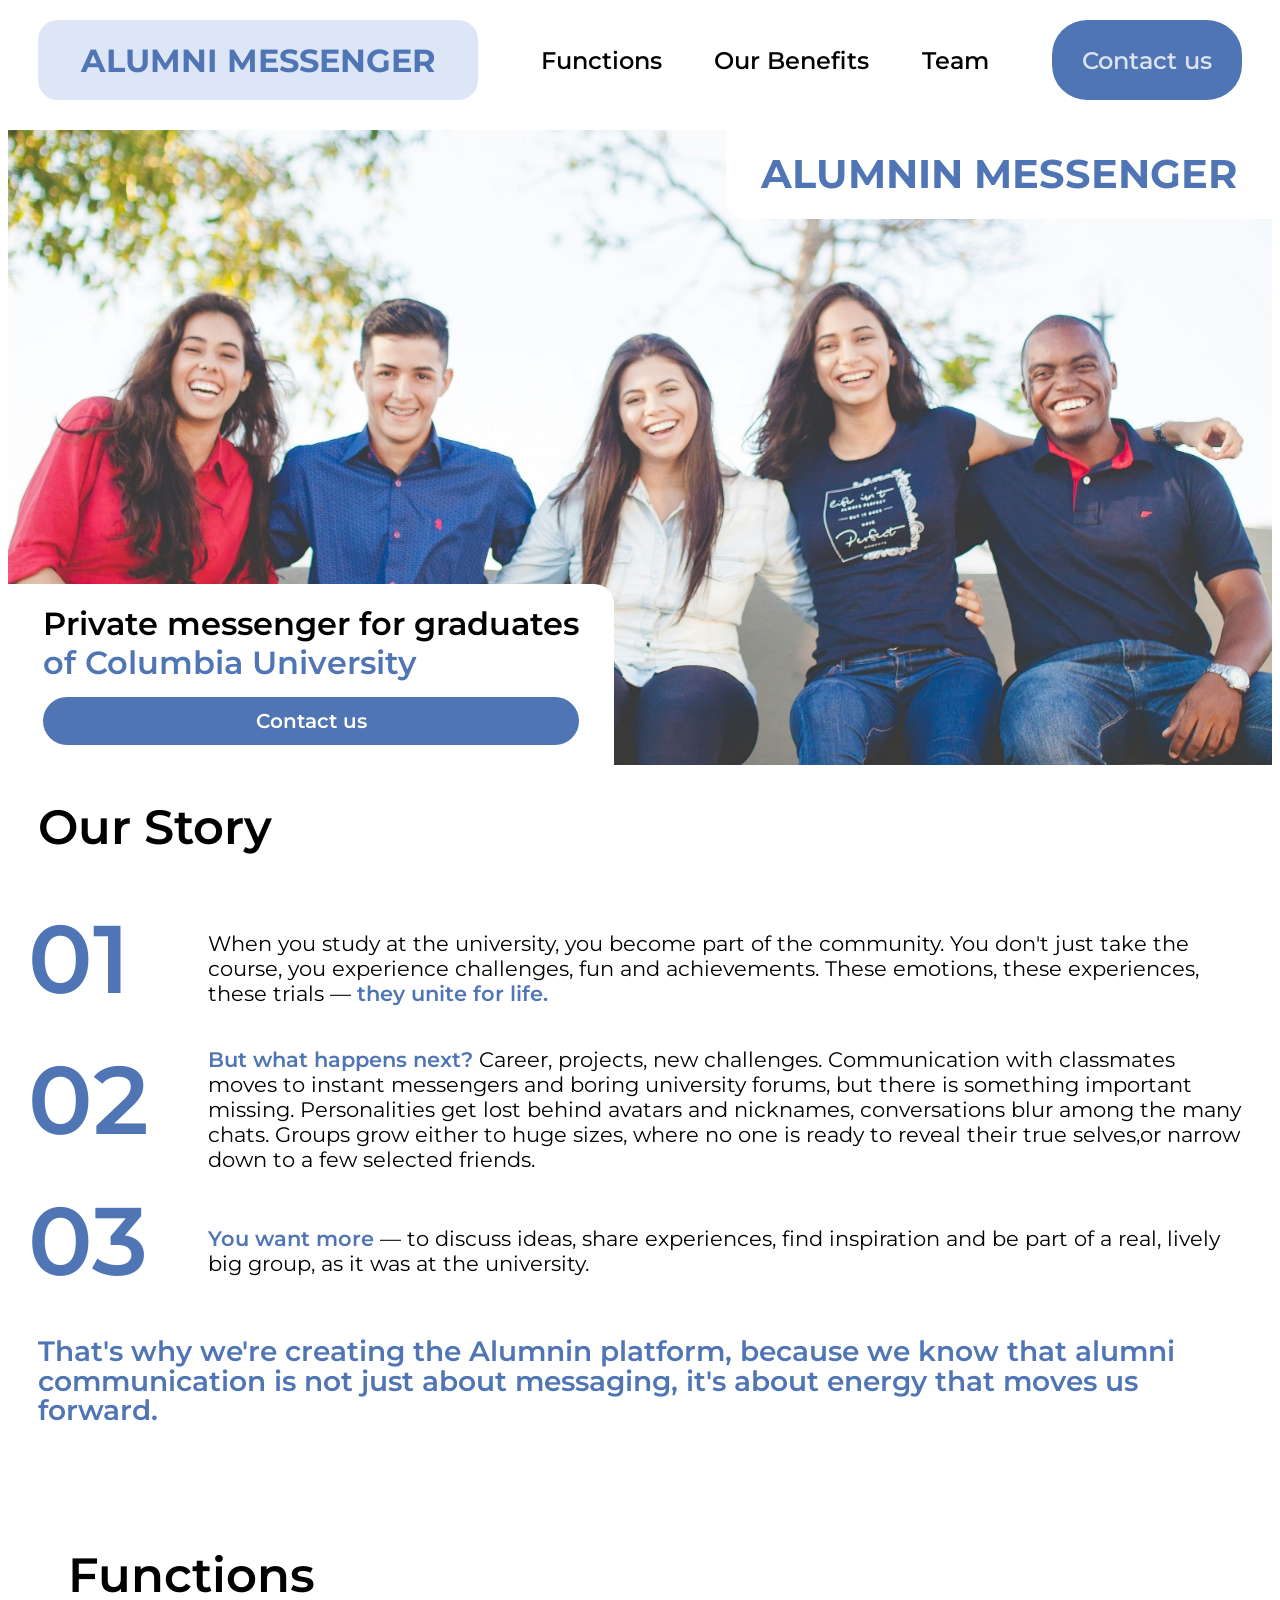
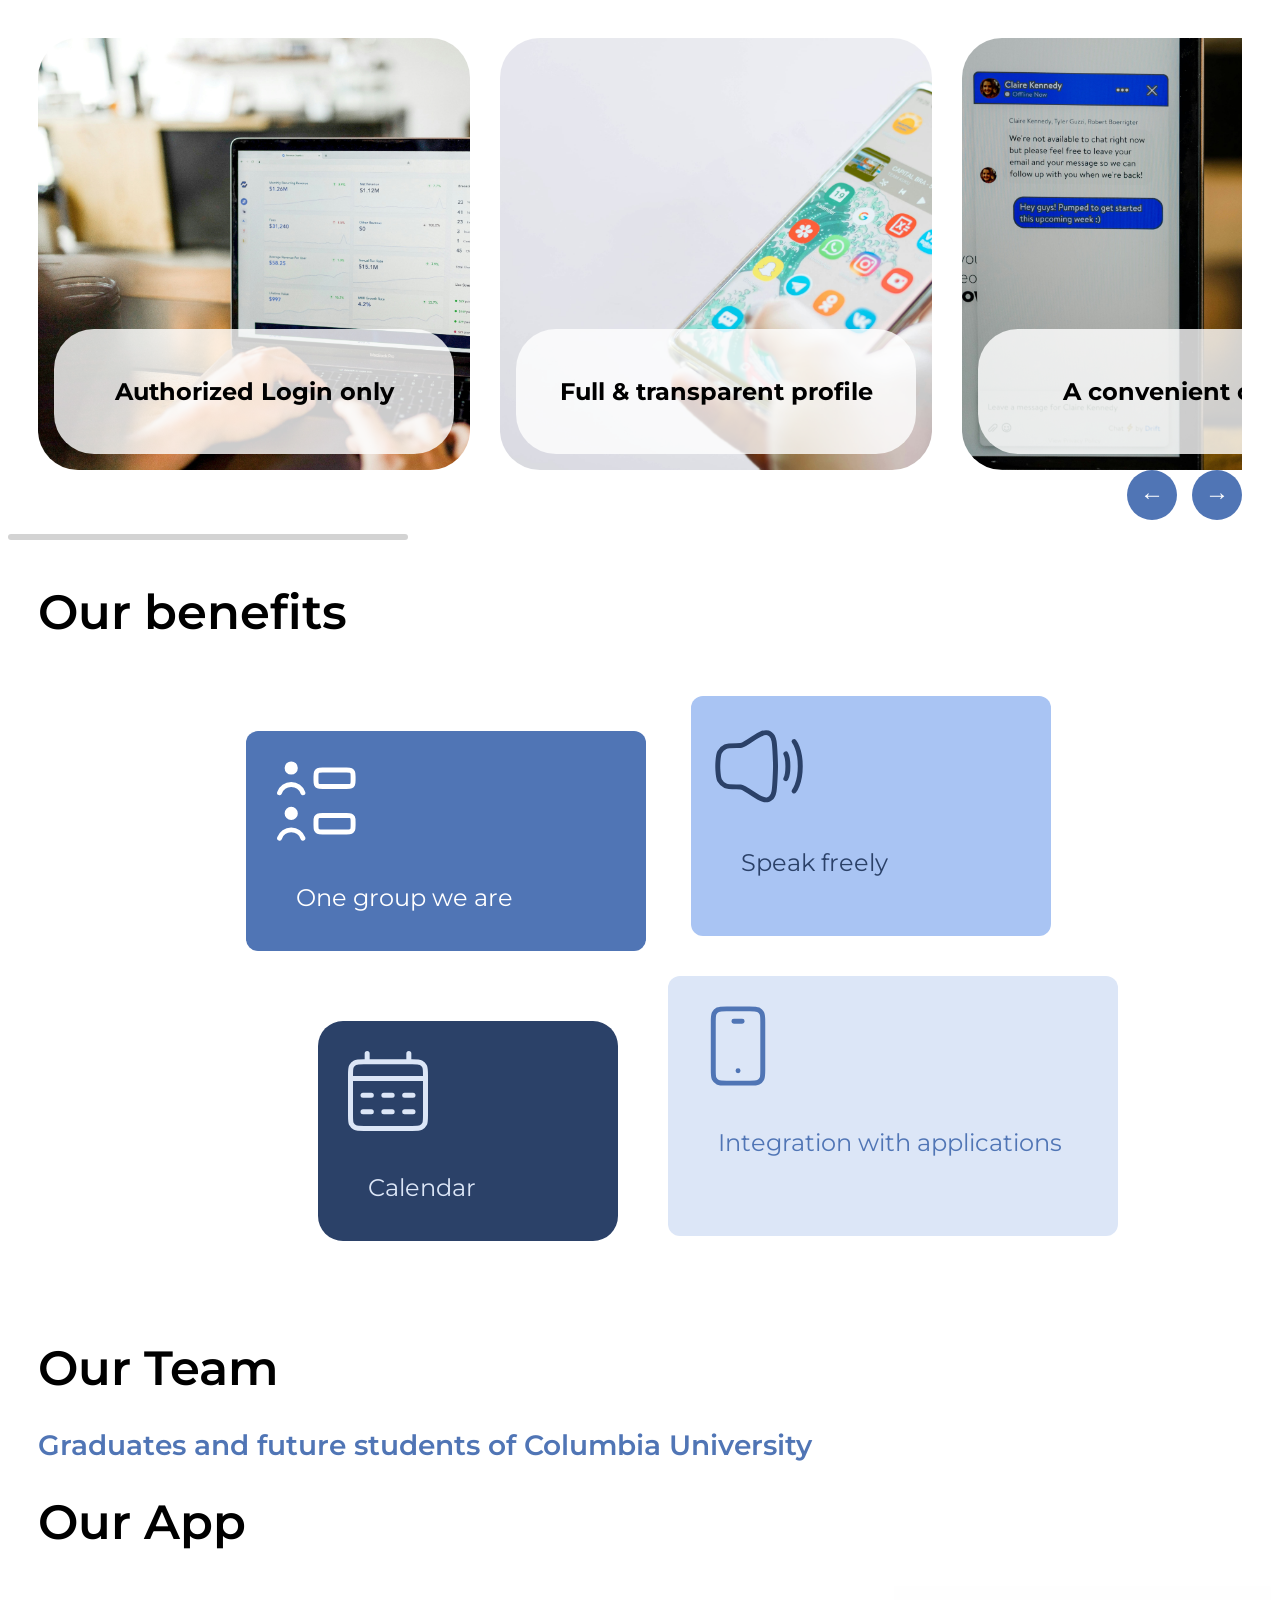
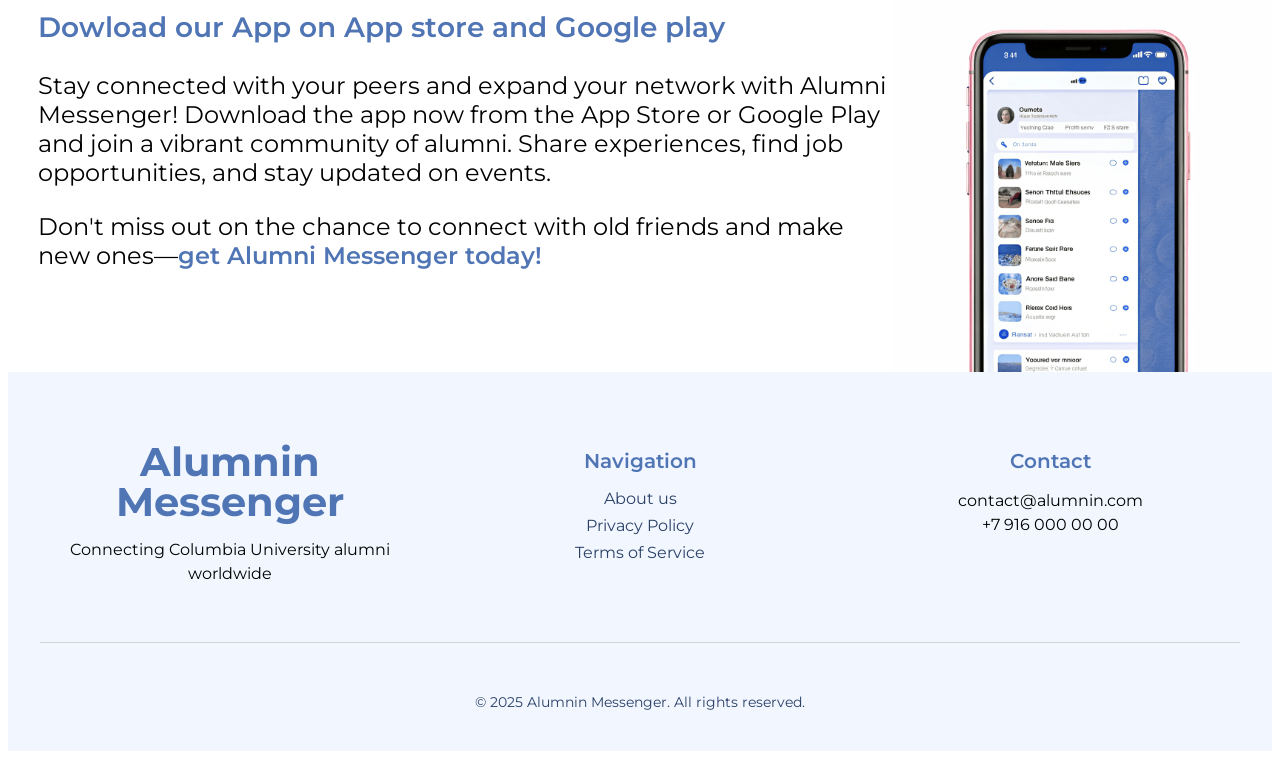
<file: index.html>
<!DOCTYPE html>
<html lang="en">

<head>
    <meta charset="UTF-8">
    <meta name="viewport" content="width=device-width, initial-scale=1.0">
    <link rel="stylesheet" href="index.css">
    <link rel="stylesheet" href="adaptives.css">
    <title>Alumnin</title>
</head>

<body>
    <header>

        <div id="name">ALUMNI MESSENGER</div>
        <div id="nav">
            <div data-section="functions">Functions</div>
            <div data-section="benefits">Our Benefits</div>
            <div data-section="team">Team</div>
        </div>
        <div id="contactButton">Contact us</div>

    </header>
    <main>

        <div id="greeting">
            <div class="corner-box top-left">
                ALUMNIN MESSENGER
            </div>
            <div class="corner-box bottom-right">
                <div class="bottom-text">Private messenger for graduates<br><span class="focus">of Columbia University</span></div>
                <div class="contact-button">Contact us</div>
            </div>
        </div>

        <div id="story">
            <p class="title">Our Story</p>
            <div class="storyElement">
                <div class="storyNumber">01</div>
                <div class="storyDesc">When you study at the university, you become part of the community. You don't just take the course, you experience challenges, fun and achievements. These emotions, these experiences, these trials — <span class="focus">they unite for life.</span> </div>
            </div>
            <div class="storyElement">
                <div class="storyNumber">02</div>
                <div class="storyDesc"><span class="focus">But what happens next?</span> Career, projects, new challenges. Communication with classmates moves to instant messengers and boring university forums, but there is something important missing. Personalities get lost
                    behind avatars and nicknames, conversations blur among the many chats. Groups grow either to huge sizes, where no one is ready to reveal their true selves,or narrow down to a few selected friends.  </div>
            </div>
            <div class="storyElement">
                <div class="storyNumber">03</div>
                <div class="storyDesc"><span class="focus">You want more</span> — to discuss ideas, share experiences, find inspiration and be part of a real, lively big group, as it was at the university. </div>
            </div>
            <p class='blue'>That's why we're creating the Alumnin platform, because we know that alumni communication is not just about messaging, it's about energy that moves us forward.</p>
        </div>
        <div id="functions">
            <p class="title">Functions</p>
            <div class="slider-container">
                <div class="slider">
                    <div class="slide img1">

                        <div class="expansionPanel">
                            <h3>Authorized Login only</h3>
                            <p>
                                Even if you download the app, access to specific alumni groups and communities can only be authorized by the presidents of the respective clubs and trusted community members. You may have to show your diploma if no one remembered you in class, or come
                                to a face-to-face event.
                            </p>
                            <!-- <button class="more-btn">More <span class="arrow">→</span></button> -->
                        </div>

                    </div>
                    <div class="slide img2">

                        <div class="expansionPanel">
                            <h3>Full & transparent profile</h3>
                            <p>
                                We have no secrets in the group. Unlike all anonymous messengers, after an authorized login to the group, each participant sees information about other participants, like a resume, only cooler. Even if he doesn't know them personally. This will help you
                                find common topics faster and build more meaningful communication.
                            </p>
                            <!-- <button class="more-btn">More <span class="arrow">→</span></button> -->
                        </div>
                    </div>
                    <div class="slide img3">

                        <div class="expansionPanel">
                            <h3>A convenient chat</h3>
                            <p>
                                A convenient chat is everything you need to communicate. Intuitive chat where you can send messages, photos, documents, contacts and more. Everything is thought out here to make it convenient for you to share ideas, experiences and inspiration.
                            </p>
                            <!-- <button class="more-btn">More <span class="arrow">→</span></button> -->
                        </div>
                    </div>
                    <div class="slide img4">

                        <div class="expansionPanel">
                            <h3>Interest groups – Communities
                            </h3>
                            <p>
                                Communicate in the core group of graduates or create thematic groups to share knowledge, discuss ideas, or just chat with like-minded people. Create unique communities that are right for you.
                            </p>
                            <!-- <button class="more-btn">More <span class="arrow">→</span></button> -->
                        </div>
                    </div>


                </div>

                <div class="scroll-indicator">
                    <div class="scroll-progress"></div>
                </div>

                <div class="slider-nav">
                    <button class="nav-arrow prev">←</button>
                    <button class="nav-arrow next">→</button>
                </div>

            </div>
        </div>
        <div id="benefits">
            <p class="title">Our benefits</p>
            <div class="superblock">
                <div id="benefitsBlock">
                    <div class="benefit benefit1">
                        <img src="./img/icon1.svg">
                        <p>One group we are</p>
                        <p class="description">
                            With end-to-end encryption, your personal messages are secured. Only you and the persons you're talking to can read or listen to them, and nobody in between, not even us.

                        </p>
                    </div>
                    <div class="benefit benefit2">
                        <img src="./img/icon2.svg">
                        <p>Speak freely</p>
                        <p class="description">
                            Talk and share in groups. Groups managed by alumni presidents & trusted community members to ensure interesting conversations, news, projects, and also mitigation of conflicts and obstructive behaviors to make it safe place to share.

                        </p>
                    </div>
                    <div class="benefit benefit3">
                        <img src="./img/icon3.svg">
                        <p>Calendar</p>
                        <p class="description">
                            Organize meetings and events for your community, as well as participate in global university events: choose a date, time, and location. All the members of the group will see it in the calendar and will be able to join in to make your communication even
                            more lively and intense.


                        </p>
                    </div>
                    <div class="benefit benefit4">
                        <img src="./img/icon4.svg">
                        <p>Integration with applications</p>
                        <p class="description">
                            Share information from different applications, no restrictions, save your favorite articles and documents, maintain your library and share knowledge.


                        </p>
                    </div>
                </div>
            </div>




        </div>
        <div id="team">
            <p class="title">Our Team</p>
            <p class='blue'>Graduates and future students of Columbia University</p>
        </div>
        <div id='app'>
            <p class="title">Our App</p>
            <div id='appBlock'>
                <div id="'appDesc">
                    <p class='blue'>Dowload our App on App store and Google play</p>
                    <p>Stay connected with your peers and expand your network with Alumni Messenger! Download the app now from the App Store or Google Play and join a vibrant community of alumni. Share experiences, find job opportunities, and stay updated
                        on events.
                    </p>
                    <p>Don't miss out on the chance to connect with old friends and make new ones—<span class='focus'>get Alumni Messenger today!</span></p>
                </div>
                <img src="img/app.png" alt="app" id="appImg">

            </div>
        </div>
        <div id="form">
            <p id="titleForm">Contact us</p>
            <div id="formFlexBox">
                <div class="form-container">
                    <form class="contact-form">
                        <input type="text" class="form-input" placeholder="Name">
                        <input type="email" class="form-input" placeholder="Email">
                        <input id="commentInput" type="text" class="form-input" placeholder="Comment">
                        <button type="submit" class="submit-btn">CONTACT US</button>
                    </form>
                </div>
                <div id="formImage">

                </div>
            </div>

        </div>
    </main>
    <footer>
        <div class="footer-content">
            <div class="footer-section">
                <h4>Alumnin Messenger</h4>
                <p>Connecting Columbia University alumni worldwide</p>
            </div>

            <div class="footer-section">
                <h4>Navigation</h4>
                <ul>
                    <li><a href="#">About us</a></li>
                    <li><a href="#">Privacy Policy</a></li>
                    <li><a href="#">Terms of Service</a></li>
                </ul>
            </div>

            <div class="footer-section">
                <h4>Contact</h4>
                <p>contact@alumnin.com<br>+7 916 000 00 00</p>
            </div>


        </div>
        <div class="copyright">
            © 2025 Alumnin Messenger. All rights reserved.
        </div>
    </footer>
    <div class="mobile-menu">
        <div class="burger">☰</div>
        <div class="mobile-nav">
            <div data-section="functions">Functions</div>
            <div data-section="benefits">Our Benefits</div>
            <div data-section="team">Team</div>
        </div>
    </div>
    <script src="index.js"></script>
</body>

</html>
</file>
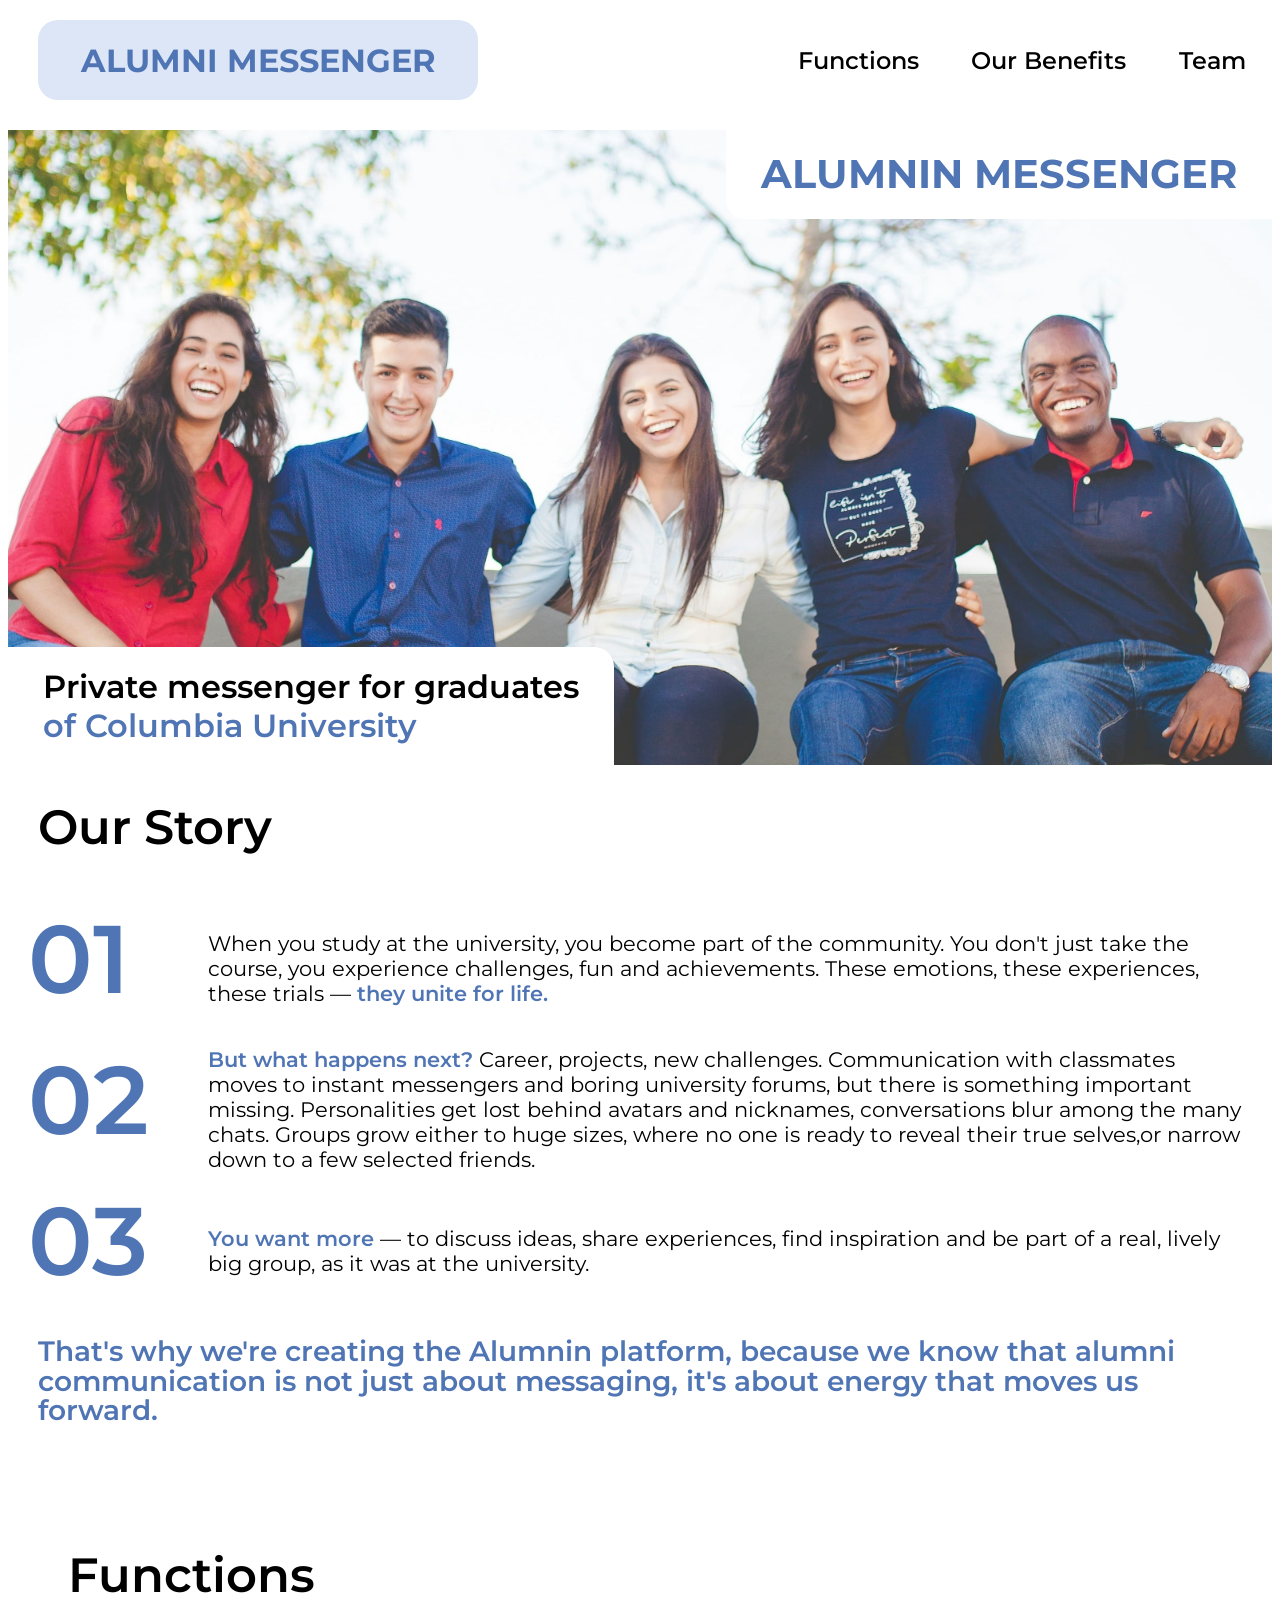
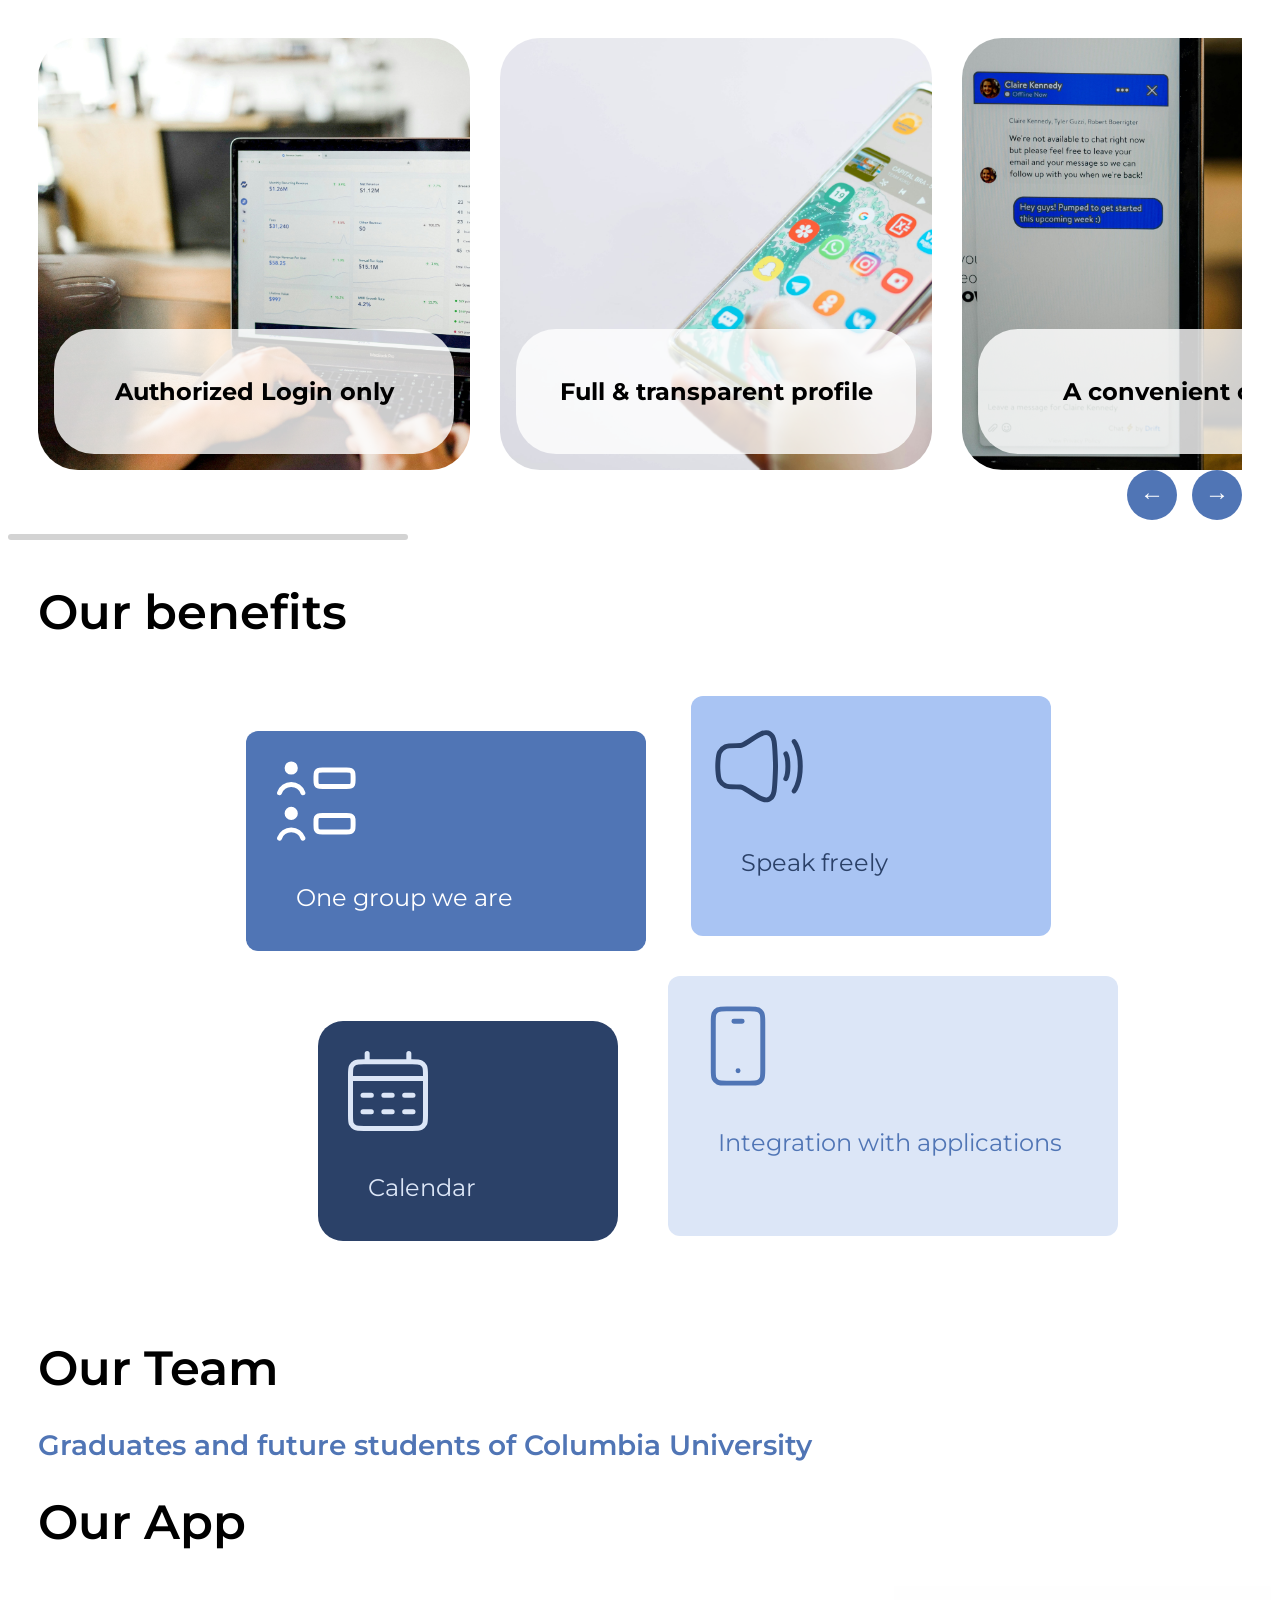
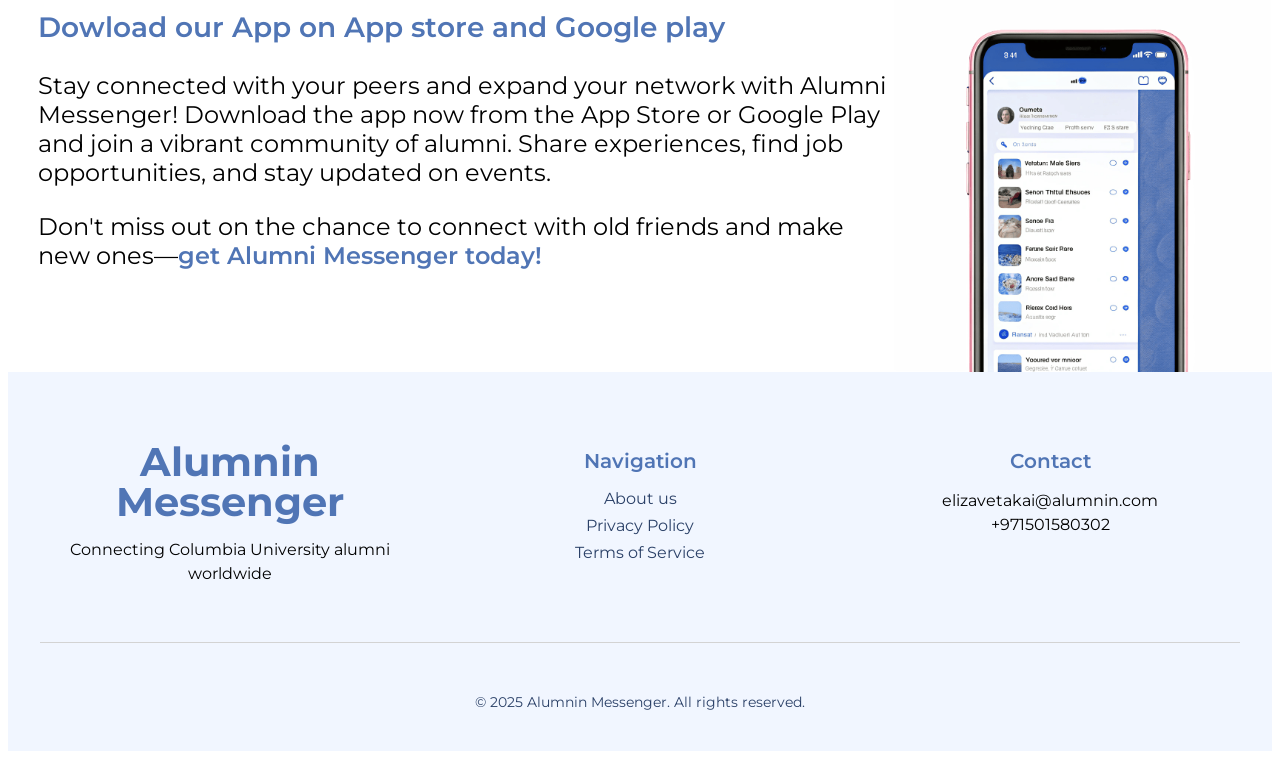
<file: public/index.html>
<!DOCTYPE html>
<html lang="en">

<head>
    <meta charset="UTF-8">
    <meta name="viewport" content="width=device-width, initial-scale=1.0">
    <link rel="stylesheet" href="index.css">
    <link rel="stylesheet" href="adaptives.css">
    <title>Alumnin</title>
</head>

<body>
    <header>

        <div id="name">ALUMNI MESSENGER</div>
        <div id="nav">
            <div data-section="functions">Functions</div>
            <div data-section="benefits">Our Benefits</div>
            <div data-section="team">Team</div>
        </div>
        <div id="contactButton">Contact us</div>

    </header>
    <main>

        <div id="greeting">
            <div class="corner-box top-left">
                ALUMNIN MESSENGER
            </div>
            <div class="corner-box bottom-right">
                <div class="bottom-text">Private messenger for graduates<br><span class="focus">of Columbia University</span></div>
                <div class="contact-button">Contact us</div>
            </div>
        </div>

        <div id="story">
            <p class="title">Our Story</p>
            <div class="storyElement">
                <div class="storyNumber">01</div>
                <div class="storyDesc">When you study at the university, you become part of the community. You don't just take the course, you experience challenges, fun and achievements. These emotions, these experiences, these trials — <span class="focus">they unite for life.</span> </div>
            </div>
            <div class="storyElement">
                <div class="storyNumber">02</div>
                <div class="storyDesc"><span class="focus">But what happens next?</span> Career, projects, new challenges. Communication with classmates moves to instant messengers and boring university forums, but there is something important missing. Personalities get lost
                    behind avatars and nicknames, conversations blur among the many chats. Groups grow either to huge sizes, where no one is ready to reveal their true selves,or narrow down to a few selected friends.  </div>
            </div>
            <div class="storyElement">
                <div class="storyNumber">03</div>
                <div class="storyDesc"><span class="focus">You want more</span> — to discuss ideas, share experiences, find inspiration and be part of a real, lively big group, as it was at the university. </div>
            </div>
            <p class='blue'>That's why we're creating the Alumnin platform, because we know that alumni communication is not just about messaging, it's about energy that moves us forward.</p>
        </div>
        <div id="functions">
            <p class="title">Functions</p>
            <div class="slider-container">
                <div class="slider">
                    <div class="slide img1">

                        <div class="expansionPanel">
                            <h3>Authorized Login only</h3>
                            <p>
                                Even if you download the app, access to specific alumni groups and communities can only be authorized by the presidents of the respective clubs and trusted community members. You may have to show your diploma if no one remembered you in class, or come
                                to a face-to-face event.
                            </p>
                            <!-- <button class="more-btn">More <span class="arrow">→</span></button> -->
                        </div>

                    </div>
                    <div class="slide img2">

                        <div class="expansionPanel">
                            <h3>Full & transparent profile</h3>
                            <p>
                                We have no secrets in the group. Unlike all anonymous messengers, after an authorized login to the group, each participant sees information about other participants, like a resume, only cooler. Even if he doesn't know them personally. This will help you
                                find common topics faster and build more meaningful communication.
                            </p>
                            <!-- <button class="more-btn">More <span class="arrow">→</span></button> -->
                        </div>
                    </div>
                    <div class="slide img3">

                        <div class="expansionPanel">
                            <h3>A convenient chat</h3>
                            <p>
                                A convenient chat is everything you need to communicate. Intuitive chat where you can send messages, photos, documents, contacts and more. Everything is thought out here to make it convenient for you to share ideas, experiences and inspiration.
                            </p>
                            <!-- <button class="more-btn">More <span class="arrow">→</span></button> -->
                        </div>
                    </div>
                    <div class="slide img4">

                        <div class="expansionPanel">
                            <h3>Interest groups – Communities
                            </h3>
                            <p>
                                Communicate in the core group of graduates or create thematic groups to share knowledge, discuss ideas, or just chat with like-minded people. Create unique communities that are right for you.
                            </p>
                            <!-- <button class="more-btn">More <span class="arrow">→</span></button> -->
                        </div>
                    </div>


                </div>

                <div class="scroll-indicator">
                    <div class="scroll-progress"></div>
                </div>

                <div class="slider-nav">
                    <button class="nav-arrow prev">←</button>
                    <button class="nav-arrow next">→</button>
                </div>

            </div>
        </div>
        <div id="benefits">
            <p class="title">Our benefits</p>
            <div class="superblock">
                <div id="benefitsBlock">
                    <div class="benefit benefit1">
                        <img src="./img/icon1.svg">
                        <p>One group we are</p>
                        <p class="description">
                            With end-to-end encryption, your personal messages are secured. Only you and the persons you're talking to can read or listen to them, and nobody in between, not even us.

                        </p>
                    </div>
                    <div class="benefit benefit2">
                        <img src="./img/icon2.svg">
                        <p>Speak freely</p>
                        <p class="description">
                            Talk and share in groups. Groups managed by alumni presidents & trusted community members to ensure interesting conversations, news, projects, and also mitigation of conflicts and obstructive behaviors to make it safe place to share.

                        </p>
                    </div>
                    <div class="benefit benefit3">
                        <img src="./img/icon3.svg">
                        <p>Calendar</p>
                        <p class="description">
                            Organize meetings and events for your community, as well as participate in global university events: choose a date, time, and location. All the members of the group will see it in the calendar and will be able to join in to make your communication even
                            more lively and intense.


                        </p>
                    </div>
                    <div class="benefit benefit4">
                        <img src="./img/icon4.svg">
                        <p>Integration with applications</p>
                        <p class="description">
                            Share information from different applications, no restrictions, save your favorite articles and documents, maintain your library and share knowledge.


                        </p>
                    </div>
                </div>
            </div>




        </div>
        <div id="team">
            <p class="title">Our Team</p>
            <p class='blue'>Graduates and future students of Columbia University</p>
        </div>
        <div id='app'>
            <p class="title">Our App</p>
            <div id='appBlock'>
                <div id="'appDesc">
                    <p class='blue'>Dowload our App on App store and Google play</p>
                    <p>Stay connected with your peers and expand your network with Alumni Messenger! Download the app now from the App Store or Google Play and join a vibrant community of alumni. Share experiences, find job opportunities, and stay updated
                        on events.
                    </p>
                    <p>Don't miss out on the chance to connect with old friends and make new ones—<span class='focus'>get Alumni Messenger today!</span></p>
                </div>
                <img src="img/app.png" alt="app" id="appImg">

            </div>
        </div>
        <div id="form">
            <p id="titleForm">Contact us</p>
            <div id="formFlexBox">
                <div class="form-container">
                    <form class="contact-form">
                        <input type="text" class="form-input" placeholder="Name">
                        <input type="email" class="form-input" placeholder="Email">
                        <input id="commentInput" type="text" class="form-input" placeholder="Comment">
                        <button type="submit" class="submit-btn">CONTACT US</button>
                    </form>
                </div>
                <div id="formImage">

                </div>
            </div>

        </div>
    </main>
    <footer>
        <div class="footer-content">
            <div class="footer-section">
                <h4>Alumnin Messenger</h4>
                <p>Connecting Columbia University alumni worldwide</p>
            </div>

            <div class="footer-section">
                <h4>Navigation</h4>
                <ul>
                    <li><a href="#">About us</a></li>
                    <li><a href="#">Privacy Policy</a></li>
                    <li><a href="#">Terms of Service</a></li>
                </ul>
            </div>

            <div class="footer-section">
                <h4>Contact</h4>
                <p>elizavetakai@alumnin.com<br>+971501580302</p>
            </div>


        </div>
        <div class="copyright">
            © 2025 Alumnin Messenger. All rights reserved.
        </div>
    </footer>
    <div class="mobile-menu">
        <div class="burger">☰</div>
        <div class="mobile-nav">
            <div data-section="functions">Functions</div>
            <div data-section="benefits">Our Benefits</div>
            <div data-section="team">Team</div>
        </div>
    </div>
    <script src="index.js"></script>
</body>

</html>
</file>
<file: index.css>
/* @font-face {
    font-family: "Montserrat";
    src: local("Montserrat"),
} */
    
    @import url('https://fonts.googleapis.com/css2?family=Montserrat:ital,wght@0,100..900;1,100..900&display=swap');
    #form {
        display: none;
    }
    
    header {
        margin-top: 20px;
        height: 80px;
        display: flex;
        flex-direction: row;
        justify-content: space-between;
        align-items: center;
    }
    
    p {
        font-family: "Montserrat";
        font-weight: 400;
        font-size: 24px;
        line-height: 29.26px;
        margin-left: 30px
    }
    
    #name {
        display: flex;
        justify-content: center;
        align-items: center;
        padding-right: 20px;
        padding-left: 20px;
        margin-left: 30px;
        align-self: stretch;
        width: 400px;
        background-color: #DCE6F7;
        color: #5075B5;
        font-family: "Montserrat";
        font-size: 32px;
        font-weight: 700;
        border-radius: 20px;
    }
    
    #nav {
        width: 500px;
        display: flex;
        flex-direction: row;
        justify-content: space-around;
        align-items: center;
    }
    
    #nav div {
        font-family: "Montserrat";
        font-size: 24px;
        font-weight: 550;
    }
    
    #contactButton {
        /* display: none !important; */
        display: flex;
        justify-content: center;
        align-items: center;
        background-color: #5075B5;
        color: #DCE3F0;
        padding-right: 20px;
        padding-left: 20px;
        align-self: stretch;
        width: 150px;
        border-radius: 35px;
        font-family: "Montserrat";
        font-size: 24px;
        font-weight: 550;
        margin-right: 30px;
    }
    
    #story {
        display: flex;
        flex-direction: column;
        justify-content: flex-start;
        align-items: flex-start;
    }
    
    .title {
        font-family: "Montserrat";
        font-size: 48px;
        font-weight: 600;
        margin-left: 30px;
    }
    
    .storyElement {
        display: flex;
        flex-direction: row;
        align-items: center;
        margin-left: 10px;
    }
    
    .storyNumber {
        padding: 10px;
        font-family: "Montserrat";
        font-size: 96px;
        font-weight: 600;
        color: #5075B5;
        display: flex;
        justify-content: flex-start;
        align-items: center;
        min-width: 140px;
    }
    
    .storyDesc {
        flex-grow: 1;
        font-family: "Montserrat";
        font-size: 21px;
        font-weight: 400;
        margin-left: 30px;
        margin-right: 30px;
        margin-top: 20px;
    }
    
    .focus {
        font-weight: 600;
        color: #5075B5;
    }
    
    .blue {
        font-weight: 600;
        font-family: "Montserrat";
        font-size: 28px;
        color: #5075B5;
        margin-right: 30px;
        margin-left: 30px;
    }
    
    #greeting {
        margin-top: 30px;
        height: 635px;
        background-image: url("./img/main.jpeg");
        background-size: cover;
        background-repeat: no-repeat;
        background-position: center;
    }
    
    #greeting {
        position: relative;
        /* Для абсолютного позиционирования дочерних элементов */
    }
    
    .corner-box {
        position: absolute;
        background: white;
        border-radius: 20px;
        padding: 15px 25px;
        font-family: "Montserrat";
        display: flex;
        align-items: center;
    }
    
    .top-left {
        top: 0;
        right: 0;
        /* Перемещаем в правый верхний угол */
        left: auto;
        /* Отключаем левое позиционирование */
        font-size: 24px;
        font-weight: 600;
        color: #5075B5;
        border-radius: 0 0 0 20px;
        /* Закругляем только левый нижний угол */
        font-family: "Montserrat";
        font-weight: 700;
        font-size: 40px;
        line-height: 48.76px;
        letter-spacing: 0%;
    }
    
    .bottom-right {
        bottom: 0;
        left: 0;
        /* Перемещаем в левый нижний угол */
        right: auto;
        /* Отключаем правое позиционирование */
        flex-direction: column;
        gap: 15px;
        align-items: flex-start;
        border-radius: 0 20px 0 0;
        /* Закругляем только правый верхний угол */
    }
    
    .bottom-text {
        font-family: "Montserrat";
        font-weight: 600;
        font-size: 32px;
        line-height: 39.01px;
        letter-spacing: 0%;
    }
    
    .contact-button {
        background: #5075B5;
        color: white;
        padding: 12px 35px;
        border-radius: 30px;
        font-weight: 600;
        font-size: 16px;
        align-self: stretch;
        /* width: 547; */
        height: 64;
        gap: 20px;
        text-align: center;
        font-family: "Montserrat";
        font-weight: 600;
        font-size: 20px;
        line-height: 24.38px;
        letter-spacing: 0%;
    }
    
    .corner-box {
        padding: 20px 35px;
        /* Увеличиваем внутренние отступы */
        /* box-shadow: 0 0 15px rgba(0, 0, 0, 0.1); */
        /* Добавляем тень для лучшей видимости */
    }
    
    #functions {
        position: relative;
        padding: 60px 30px;
    }
    
    .slider {
        display: flex;
        gap: 30px;
        /* scroll-snap-type: x mandatory; */
        overflow-x: auto;
        padding-bottom: 20px;
        scroll-behavior: smooth;
    }
    
    .slide {
        background-size: cover;
        min-width: 400px;
        height: 400px;
        border-radius: 40px;
        padding: 16px;
        display: flex;
        flex-direction: column;
        justify-content: flex-end;
    }
    
    .img1 {
        background-image: url('./img/function1.jpeg');
    }
    
    .img2 {
        background-image: url('./img/function2.jpeg');
    }
    
    .img3 {
        background-image: url('/img/function3.jpeg');
    }
    
    .img4 {
        background-image: url('./img/function4.jpeg');
    }
    
    .slider-nav {
        position: absolute;
        bottom: 30px;
        right: 30px;
        display: flex;
        gap: 15px;
    }
    
    .expansionPanel {
        /* width: 368px;
    height: 141px; */
        gap: 32px;
        border-radius: 40px;
        padding: 24px;
        background-color: rgba(255, 255, 255, 0.8);
        text-align: center;
    }
    
    .opened {
        height: 353px;
    }
    
    .expansionPanel h3 {
        font-family: "Montserrat";
        font-weight: 700;
        font-size: 24px;
        line-height: 29.26px;
        letter-spacing: 0%;
    }
    
    .expansionPanel p {
        display: none;
        font-family: "Montserrat";
        font-weight: 500;
        font-size: 16px;
        line-height: 19.5px;
        letter-spacing: 0%;
        margin-left: 0px;
        text-align: left;
    }
    
    .expansionPanel p.shown {
        display: block;
    }
    
    .nav-arrow {
        background: #5075B5;
        border: none;
        color: white;
        width: 50px;
        height: 50px;
        border-radius: 50%;
        font-size: 24px;
        cursor: pointer;
        transition: transform 0.3s ease;
    }
    
    .nav-arrow:hover {
        transform: scale(1.1);
    }
    
    .scroll-indicator {
        width: 400px;
        /* Фиксированная ширина */
        height: 6px;
        background-color: #D3D3D3;
        border-radius: 3px;
        position: absolute;
        bottom: 10px;
        left: 0;
        /* Прижимаем к левому краю */
        overflow: hidden;
    }
    
    .scroll-progress {
        height: 100%;
        width: 0%;
        background-color: #5075B5;
        border-radius: 3px;
        transition: width 0.3s ease;
    }
    
    #appBlock {
        display: flex;
        flex-direction: row;
        justify-content: space-between;
    }
    
    #appImg {
        white-space: nowrap;
        width: 379px;
        height: 387px;
    }
    
    .superblock {
        display: flex;
        align-items: center;
        justify-content: center;
        width: 100vw;
    }
    
    #benefitsBlock {
        display: flex;
        flex-wrap: wrap;
        gap: 30px;
        width: 1000px;
        justify-content: center;
        align-items: center;
    }
    
    .benefit {
        background-color: #5075B5;
        color: white;
        border-radius: 12px;
        width: 400px;
        padding: 20px;
        box-sizing: border-box;
        position: relative;
        font-family: "Montserrat";
        font-weight: 500;
        font-size: 32px;
        line-height: 39.01px;
        letter-spacing: 0%;
    }
    
    .benefit img {
        width: 100px;
        height: 100px;
    }
    
    .benefit1 {
        background: rgba(80, 117, 181, 1);
        color: rgba(255, 255, 255, 1);
    }
    
    .benefit2 {
        background: rgba(169, 196, 243, 1);
        color: rgba(43, 65, 104, 1);
    }
    
    .benefit3 {
        background: rgba(43, 65, 104, 1);
        color: rgba(220, 230, 247, 1);
    }
    
    .benefit4 {
        background: rgba(220, 230, 247, 1);
        color: rgba(80, 117, 181, 1);
    }
    /* .benefit h3 {
    margin: 0 0 10px;
    font-size: 20px;
    font-weight: 700;
}

.benefit p {
    font-size: 14px;
} */
    /* В раздел benefits добавить */
    /* Модифицируем существующие стили benefits */
    
    #benefitsBlock {
        position: relative;
        height: 550px;
        width: 1000px;
        /* Фиксированная высота контейнера */
        margin: 40px 0;
    }
    
    .description {
        display: none
    }
    
    .benefit1 {
        width: 400px;
        height: 220px
    }
    /* Benefit 2 - уже и выше + смещение вверх */
    
    .benefit2 {
        width: 360px;
        height: 240px;
        transform: translateY(-25px);
        margin-left: 15px;
    }
    /* Benefit 3 - квадрат + смещение вправо */
    
    .benefit3 {
        width: 300px;
        height: 220px;
        transform: translateX(60px);
        border-radius: 25px !important;
    }
    /* Benefit 4 - крупнее + смещение вверх-вправо */
    
    .benefit4 {
        width: 450px;
        height: 260px;
        transform: translate(80px, -25px);
        z-index: 2;
    }
    
    .benefit.active {
        transform: scale(1.5);
        z-index: 100;
        min-width: 400px;
    }
    
    .benefit.active img {
        display: none
    }
    
    .benefit.active p.description {
        display: block;
    }
    
    p.description {
        font-family: "Montserrat";
        font-weight: 500;
        font-size: 12px;
        line-height: 100%;
        letter-spacing: 0%;
    }
    /* Footer Styles */
    
    footer {
        background: rgba(241, 246, 255, 1);
        padding: 50px 30px 20px;
        /* margin-top: 80px; */
        font-family: "Montserrat";
    }
    
    .footer-content {
        max-width: 1200px;
        margin: 0 auto;
        display: grid;
        grid-template-columns: repeat(auto-fit, minmax(250px, 1fr));
        gap: 30px;
        padding-bottom: 40px;
        border-bottom: 1px solid #d3d3d3;
    }
    
    .footer-section {
        text-align: center;
    }
    
    .footer-section h4 {
        color: #5075B5;
        font-weight: 600;
        font-size: 20px;
        margin-bottom: 15px;
    }
    
    .footer-section p {
        font-size: 16px;
        line-height: 1.5;
        margin-left: 0;
    }
    
    .footer-section ul {
        list-style: none;
        padding: 0;
    }
    
    .footer-section ul li {
        margin-bottom: 8px;
    }
    
    .footer-section a {
        color: #2B4168;
        text-decoration: none;
        transition: color 0.3s ease;
    }
    
    .footer-section a:hover {
        color: #5075B5;
    }
    
    .copyright {
        text-align: center;
        padding: 20px 0;
        color: #2B4168;
        font-size: 14px;
        margin-top: 30px;
    }
    
    .footer-content :first-child h4 {
        font-family: "Montserrat";
        font-weight: 700;
        font-size: 40px;
        line-height: 100%;
        margin-top: 20px;
    }
    
    #form {
        margin-top: 20px;
        background-color: #2B4168;
        height: 613px;
        /* width: 100vw; */
        border-top-left-radius: 60px;
        border-top-right-radius: 60px;
        padding: 20px;
    }
    
    #titleForm {
        font-family: "Montserrat";
        font-weight: 600;
        font-size: 36px;
        line-height: 100%;
        letter-spacing: 0%;
        color: rgba(255, 255, 255, 1);
        margin-left: 50px;
        /* margin-top: 20px; */
    }
    
    .form-container {
        width: 597px;
        height: 409px;
        padding: 40px;
        box-sizing: border-box;
    }
    
    #formFlexBox {
        display: flex;
        flex-direction: row;
        justify-content: space-between;
    }
    
    .contact-form {
        display: flex;
        flex-direction: column;
        height: 100%;
        gap: 25px;
    }
    
    .form-input {
        height: 70px;
        width: 100%;
        padding: 15px 20px;
        border: 1px solid rgba(216, 216, 216, 1);
        border-radius: 40px;
        background: transparent;
        font-size: 16px;
        box-sizing: border-box;
    }
    
    .form-input:focus {
        outline: none;
        border-color: white;
    }
    
    .submit-btn {
        background-color: rgba(220, 230, 247, 1);
        border: none;
        border-radius: 100px;
        padding: 15px;
        font-size: 16px;
        cursor: pointer;
        margin-top: auto;
        transition: background-color 0.3s;
    }
    
    .submit-btn:hover {
        background-color: rgba(200, 215, 240, 1);
    }
    
    #commentInput {
        height: 100px
    }
    
    #formImage {
        background-image: url('./img/form.png');
        background-size: cover;
        background-repeat: no-repeat;
        background-position: center;
        width: 678px;
        height: 403px;
        border-radius: 40px;
    }
    /* Адаптивность */
    /* Адаптив для планшетов и небольших экранов */
    /* 
@media all and (max-width: 1200px) {
    header {
        height: auto;
        padding: 15px 0;
        flex-wrap: wrap;
    }
    #nav {
        width: 60%;
        order: 3;
        margin: 15px auto;
    }
    #contactButton {
        margin: 15px 30px 0 auto;
    }
    .title {
        font-size: 36px !important;
    }
    #greeting {
        height: 500px;
    }
    .slide {
        min-width: 300px;
        height: 300px;
    }
    .benefit {
        font-size: 24px;
        line-height: 1.3;
    }
    .benefit4 {
        width: 380px;
        transform: translate(40px, -25px);
    }
    .footer-content {
        grid-template-columns: repeat(2, 1fr);
    }
}

@media all and (max-width: 992px) {
    #name {
        font-size: 24px;
        margin-left: 15px;
    }
    #nav div,
    #contactButton,
    p {
        font-size: 18px;
    }
    .storyNumber {
        font-size: 64px;
        min-width: 100px;
    }
    .storyDesc {
        font-size: 18px;
    }
    .blue {
        font-size: 22px;
    }
    #appBlock {
        flex-direction: column;
        align-items: center;
        gap: 30px;
    }
    #benefitsBlock {
        width: 90%;
        height: auto;
        flex-direction: column;
    }
    .benefit2,
    .benefit3,
    .benefit4 {
        transform: none !important;
        width: 100% !important;
        margin-left: 0 !important;
    }
    .slider {
        gap: 20px;
    }
    .footer-section h4 {
        font-size: 24px !important;
    }
}

@media all and (max-width: 768px) {
    header {
        justify-content: center;
    }
    #nav {
        width: 80%;
        justify-content: space-between;
        gap: 15px;
    }
    .corner-box {
        padding: 15px 20px !important;
    }
    .top-left {
        font-size: 28px !important;
    }
    .bottom-text {
        font-size: 24px !important;
    }
    .expansionPanel h3 {
        font-size: 18px !important;
    }
    .footer-content {
        grid-template-columns: 1fr;
    }
} */
    
    .mobile-menu {
        display: none;
        position: fixed;
        top: 15px;
        right: 15px;
        z-index: 1000;
    }
    
    .burger {
        font-size: 32px;
        cursor: pointer;
        color: #5075B5;
        background: white;
        padding: 5px 15px;
        border-radius: 5px;
    }
    
    .mobile-nav {
        display: none;
        position: absolute;
        right: 0;
        top: 100%;
        background: white;
        padding: 15px;
        border-radius: 10px;
        box-shadow: 0 2px 10px rgba(0, 0, 0, 0.1);
    }
    
    .mobile-nav div {
        padding: 10px;
        white-space: nowrap;
        font-family: 'Montserrat';
    }
    
    @media all and (max-width: 500px) {
        .mobile-menu {
            display: block;
        }
        .mobile-nav.active {
            display: block;
        }
    }
</file>
<file: adaptives.css>
@media all and (max-width: 1123px) {
    #name {
        width: 280px;
        font-size: 22px;
    }
    #nav {
        width: 400px;
    }
    #nav div {
        font-size: 18px;
    }
    #contactButton {
        font-size: 18px;
        width: 100px;
    }
}

@media all and (max-width: 1000px) {
    .title {
        font-size: 36px;
    }
    .storyNumber {
        font-size: 64px;
        min-width: 80px;
    }
    #name {
        width: 230px;
        font-size: 20px;
    }
    #nav {
        width: 350px;
    }
    #nav div {
        font-size: 16px;
    }
    #contactButton {
        font-size: 16px;
        width: 90px;
    }
    #benefitsBlock {
        width: 800px;
    }
    .benefit1 {
        width: 300px;
        height: 200px
    }
    /* Benefit 2 - уже и выше + смещение вверх */
    .benefit2 {
        width: 280px;
        height: 220px;
        transform: translateY(-25px);
        margin-left: 15px;
    }
    /* Benefit 3 - квадрат + смещение вправо */
    .benefit3 {
        width: 250px;
        height: 190px;
        transform: translateX(60px);
        border-radius: 25px !important;
    }
    /* Benefit 4 - крупнее + смещение вверх-вправо */
    .benefit4 {
        width: 350px;
        height: 230px;
        transform: translate(80px, -25px);
        z-index: 2;
    }
    .benefit img {
        width: 80px;
        height: 80px;
    }
}

@media all and (max-width: 830px) {
    .top-left {
        font-size: 24px;
    }
    .bottom-right {
        width: 370px;
    }
    .bottom-text {
        font-size: 22px;
    }
    .slide {
        height: 300px;
        min-width: 300px;
    }
    .expansionPanel h3 {
        font-size: 18px;
    }
    header {
        height: 60px;
    }
    #name {
        width: 200px;
        font-size: 18px;
    }
    #nav {
        width: 300px;
    }
    #nav div {
        font-size: 14px;
    }
    #contactButton {
        font-size: 14px;
        width: 80px;
    }
    #benefitsBlock {
        width: 500px;
        height: 400px;
    }
    .benefit1 {
        width: 200px;
        height: 150px
    }
    /* Benefit 2 - уже и выше + смещение вверх */
    .benefit2 {
        width: 220px;
        height: 180px;
        transform: translateY(-25px);
        margin-left: 15px;
    }
    /* Benefit 3 - квадрат + смещение вправо */
    .benefit3 {
        width: 190px;
        height: 160px;
        transform: translateX(-10px);
        border-radius: 25px !important;
    }
    /* Benefit 4 - крупнее + смещение вверх-вправо */
    .benefit4 {
        width: 250px;
        height: 200px;
        transform: translate(40px, -10px);
        z-index: 2;
    }
    .benefit img {
        width: 50px;
        height: 50px;
    }
    .benefit p {
        font-size: 18px;
        margin-left: 10px;
        margin-top: 10px;
    }
}

@media all and (max-width: 730px) {
    header {
        height: 60px;
    }
    #name {
        width: 120px;
        font-size: 18px;
    }
    #nav {
        width: 250px;
    }
    #nav div {
        font-size: 14px;
    }
    #contactButton {
        text-align: center;
        font-size: 14px;
        width: 60px;
        border-radius: 25px;
    }
}

@media all and (max-width: 590px) {
    header {
        height: 60px;
    }
    #name {
        width: 90px;
        font-size: 14px;
    }
    #nav {
        width: 200px;
    }
    #nav div {
        font-size: 10px;
    }
    #contactButton {
        text-align: center;
        font-size: 10px;
        width: 40px;
    }
}

@media all and (max-width: 500px) {
    header {
        flex-direction: column;
        height: auto;
        padding: 15px 0;
    }
    #nav,
    #contactButton {
        display: none !important;
    }
    #name {
        display: none;
        margin: 0 0 15px 0 !important;
        width: 100% !important;
        text-align: center;
        border-radius: 0 !important;
    }
    .storyElement {
        flex-direction: column;
        align-items: flex-start !important;
    }
    .slide {
        min-width: 100% !important;
        height: 300px !important;
        margin: 0 10px;
    }
    #benefitsBlock {
        width: 100% !important;
        height: auto !important;
        flex-direction: column;
        padding: 0 20px;
    }
    .benefit {
        width: 100% !important;
        height: auto !important;
        transform: none !important;
        margin: 10px 0 !important;
    }
    #appBlock {
        flex-direction: column;
        padding: 0 20px;
    }
    #formFlexBox {
        flex-direction: column;
    }
    .form-container,
    #formImage {
        width: 100% !important;
    }
    .footer-content {
        grid-template-columns: 1fr;
    }
    .corner-box {
        padding: 15px !important;
        width: 100% !important;
        box-sizing: border-box;
    }
    .top-left {
        border-radius: 0 !important;
        position: relative !important;
        margin-top: 20px;
    }
    .bottom-right {
        position: relative !important;
        margin-bottom: 20px;
    }
}
</file>
<file: public/index.css>
/* @font-face {
    font-family: "Montserrat";
    src: local("Montserrat"),
} */
    
    @import url('https://fonts.googleapis.com/css2?family=Montserrat:ital,wght@0,100..900;1,100..900&display=swap');
    #form {
        display: none;
    }
    
    header {
        margin-top: 20px;
        height: 80px;
        display: flex;
        flex-direction: row;
        justify-content: space-between;
        align-items: center;
    }
    
    p {
        font-family: "Montserrat";
        font-weight: 400;
        font-size: 24px;
        line-height: 29.26px;
        margin-left: 30px
    }
    
    #name {
        display: flex;
        justify-content: center;
        align-items: center;
        padding-right: 20px;
        padding-left: 20px;
        margin-left: 30px;
        align-self: stretch;
        width: 400px;
        background-color: #DCE6F7;
        color: #5075B5;
        font-family: "Montserrat";
        font-size: 32px;
        font-weight: 700;
        border-radius: 20px;
    }
    
    #nav {
        width: 500px;
        display: flex;
        flex-direction: row;
        justify-content: space-around;
        align-items: center;
    }
    
    #nav div {
        font-family: "Montserrat";
        font-size: 24px;
        font-weight: 550;
    }
    
    #contactButton {
        display: none !important;
        display: flex;
        justify-content: center;
        align-items: center;
        background-color: #5075B5;
        color: #DCE3F0;
        padding-right: 20px;
        padding-left: 20px;
        align-self: stretch;
        width: 150px;
        border-radius: 35px;
        font-family: "Montserrat";
        font-size: 24px;
        font-weight: 550;
        margin-right: 30px;
    }
    
    #story {
        display: flex;
        flex-direction: column;
        justify-content: flex-start;
        align-items: flex-start;
    }
    
    .title {
        font-family: "Montserrat";
        font-size: 48px;
        font-weight: 600;
        margin-left: 30px;
    }
    
    .storyElement {
        display: flex;
        flex-direction: row;
        align-items: center;
        margin-left: 10px;
    }
    
    .storyNumber {
        padding: 10px;
        font-family: "Montserrat";
        font-size: 96px;
        font-weight: 600;
        color: #5075B5;
        display: flex;
        justify-content: flex-start;
        align-items: center;
        min-width: 140px;
    }
    
    .storyDesc {
        flex-grow: 1;
        font-family: "Montserrat";
        font-size: 21px;
        font-weight: 400;
        margin-left: 30px;
        margin-right: 30px;
        margin-top: 20px;
    }
    
    .focus {
        font-weight: 600;
        color: #5075B5;
    }
    
    .blue {
        font-weight: 600;
        font-family: "Montserrat";
        font-size: 28px;
        color: #5075B5;
        margin-right: 30px;
        margin-left: 30px;
    }
    
    #greeting {
        margin-top: 30px;
        height: 635px;
        background-image: url("./img/main.jpeg");
        background-size: cover;
        background-repeat: no-repeat;
        background-position: center;
    }
    
    #greeting {
        position: relative;
        /* Для абсолютного позиционирования дочерних элементов */
    }
    
    .corner-box {
        position: absolute;
        background: white;
        border-radius: 20px;
        padding: 15px 25px;
        font-family: "Montserrat";
        display: flex;
        align-items: center;
    }
    
    .top-left {
        top: 0;
        right: 0;
        /* Перемещаем в правый верхний угол */
        left: auto;
        /* Отключаем левое позиционирование */
        font-size: 24px;
        font-weight: 600;
        color: #5075B5;
        border-radius: 0 0 0 20px;
        /* Закругляем только левый нижний угол */
        font-family: "Montserrat";
        font-weight: 700;
        font-size: 40px;
        line-height: 48.76px;
        letter-spacing: 0%;
    }
    
    .bottom-right {
        bottom: 0;
        left: 0;
        /* Перемещаем в левый нижний угол */
        right: auto;
        /* Отключаем правое позиционирование */
        flex-direction: column;
        gap: 15px;
        align-items: flex-start;
        border-radius: 0 20px 0 0;
        /* Закругляем только правый верхний угол */
    }
    
    .bottom-text {
        font-family: "Montserrat";
        font-weight: 600;
        font-size: 32px;
        line-height: 39.01px;
        letter-spacing: 0%;
    }
    
    .contact-button {
        display: none;
        background: #5075B5;
        color: white;
        padding: 12px 35px;
        border-radius: 30px;
        font-weight: 600;
        font-size: 16px;
        align-self: stretch;
        /* width: 547; */
        height: 64;
        gap: 20px;
        text-align: center;
        font-family: "Montserrat";
        font-weight: 600;
        font-size: 20px;
        line-height: 24.38px;
        letter-spacing: 0%;
    }
    
    .corner-box {
        padding: 20px 35px;
        /* Увеличиваем внутренние отступы */
        /* box-shadow: 0 0 15px rgba(0, 0, 0, 0.1); */
        /* Добавляем тень для лучшей видимости */
    }
    
    #functions {
        position: relative;
        padding: 60px 30px;
    }
    
    .slider {
        display: flex;
        gap: 30px;
        /* scroll-snap-type: x mandatory; */
        overflow-x: auto;
        padding-bottom: 20px;
        scroll-behavior: smooth;
    }
    
    .slide {
        background-size: cover;
        min-width: 400px;
        height: 400px;
        border-radius: 40px;
        padding: 16px;
        display: flex;
        flex-direction: column;
        justify-content: flex-end;
    }
    
    .img1 {
        background-image: url('./img/function1.jpeg');
    }
    
    .img2 {
        background-image: url('./img/function2.jpeg');
    }
    
    .img3 {
        background-image: url('/img/function3.jpeg');
    }
    
    .img4 {
        background-image: url('./img/function4.jpeg');
    }
    
    .slider-nav {
        position: absolute;
        bottom: 30px;
        right: 30px;
        display: flex;
        gap: 15px;
    }
    
    .expansionPanel {
        /* width: 368px;
    height: 141px; */
        gap: 32px;
        border-radius: 40px;
        padding: 24px;
        background-color: rgba(255, 255, 255, 0.8);
        text-align: center;
    }
    
    .opened {
        height: 353px;
    }
    
    .expansionPanel h3 {
        font-family: "Montserrat";
        font-weight: 700;
        font-size: 24px;
        line-height: 29.26px;
        letter-spacing: 0%;
    }
    
    .expansionPanel p {
        display: none;
        font-family: "Montserrat";
        font-weight: 500;
        font-size: 16px;
        line-height: 19.5px;
        letter-spacing: 0%;
        margin-left: 0px;
        text-align: left;
    }
    
    .expansionPanel p.shown {
        display: block;
    }
    
    .nav-arrow {
        background: #5075B5;
        border: none;
        color: white;
        width: 50px;
        height: 50px;
        border-radius: 50%;
        font-size: 24px;
        cursor: pointer;
        transition: transform 0.3s ease;
    }
    
    .nav-arrow:hover {
        transform: scale(1.1);
    }
    
    .scroll-indicator {
        width: 400px;
        /* Фиксированная ширина */
        height: 6px;
        background-color: #D3D3D3;
        border-radius: 3px;
        position: absolute;
        bottom: 10px;
        left: 0;
        /* Прижимаем к левому краю */
        overflow: hidden;
    }
    
    .scroll-progress {
        height: 100%;
        width: 0%;
        background-color: #5075B5;
        border-radius: 3px;
        transition: width 0.3s ease;
    }
    
    #appBlock {
        display: flex;
        flex-direction: row;
        justify-content: space-between;
    }
    
    #appImg {
        white-space: nowrap;
        width: 379px;
        height: 387px;
    }
    
    .superblock {
        display: flex;
        align-items: center;
        justify-content: center;
        width: 100vw;
    }
    
    #benefitsBlock {
        display: flex;
        flex-wrap: wrap;
        gap: 30px;
        width: 1000px;
        justify-content: center;
        align-items: center;
    }
    
    .benefit {
        background-color: #5075B5;
        color: white;
        border-radius: 12px;
        width: 400px;
        padding: 20px;
        box-sizing: border-box;
        position: relative;
        font-family: "Montserrat";
        font-weight: 500;
        font-size: 32px;
        line-height: 39.01px;
        letter-spacing: 0%;
    }
    
    .benefit img {
        width: 100px;
        height: 100px;
    }
    
    .benefit1 {
        background: rgba(80, 117, 181, 1);
        color: rgba(255, 255, 255, 1);
    }
    
    .benefit2 {
        background: rgba(169, 196, 243, 1);
        color: rgba(43, 65, 104, 1);
    }
    
    .benefit3 {
        background: rgba(43, 65, 104, 1);
        color: rgba(220, 230, 247, 1);
    }
    
    .benefit4 {
        background: rgba(220, 230, 247, 1);
        color: rgba(80, 117, 181, 1);
    }
    /* .benefit h3 {
    margin: 0 0 10px;
    font-size: 20px;
    font-weight: 700;
}

.benefit p {
    font-size: 14px;
} */
    /* В раздел benefits добавить */
    /* Модифицируем существующие стили benefits */
    
    #benefitsBlock {
        position: relative;
        height: 550px;
        width: 1000px;
        /* Фиксированная высота контейнера */
        margin: 40px 0;
    }
    
    .description {
        display: none
    }
    
    .benefit1 {
        width: 400px;
        height: 220px
    }
    /* Benefit 2 - уже и выше + смещение вверх */
    
    .benefit2 {
        width: 360px;
        height: 240px;
        transform: translateY(-25px);
        margin-left: 15px;
    }
    /* Benefit 3 - квадрат + смещение вправо */
    
    .benefit3 {
        width: 300px;
        height: 220px;
        transform: translateX(60px);
        border-radius: 25px !important;
    }
    /* Benefit 4 - крупнее + смещение вверх-вправо */
    
    .benefit4 {
        width: 450px;
        height: 260px;
        transform: translate(80px, -25px);
        z-index: 2;
    }
    
    .benefit.active {
        transform: scale(1.5);
        z-index: 100;
        min-width: 400px;
    }
    
    .benefit.active img {
        display: none
    }
    
    .benefit.active p.description {
        display: block;
    }
    
    p.description {
        font-family: "Montserrat";
        font-weight: 500;
        font-size: 12px;
        line-height: 100%;
        letter-spacing: 0%;
    }
    /* Footer Styles */
    
    footer {
        background: rgba(241, 246, 255, 1);
        padding: 50px 30px 20px;
        /* margin-top: 80px; */
        font-family: "Montserrat";
    }
    
    .footer-content {
        max-width: 1200px;
        margin: 0 auto;
        display: grid;
        grid-template-columns: repeat(auto-fit, minmax(250px, 1fr));
        gap: 30px;
        padding-bottom: 40px;
        border-bottom: 1px solid #d3d3d3;
    }
    
    .footer-section {
        text-align: center;
    }
    
    .footer-section h4 {
        color: #5075B5;
        font-weight: 600;
        font-size: 20px;
        margin-bottom: 15px;
    }
    
    .footer-section p {
        font-size: 16px;
        line-height: 1.5;
        margin-left: 0;
    }
    
    .footer-section ul {
        list-style: none;
        padding: 0;
    }
    
    .footer-section ul li {
        margin-bottom: 8px;
    }
    
    .footer-section a {
        color: #2B4168;
        text-decoration: none;
        transition: color 0.3s ease;
    }
    
    .footer-section a:hover {
        color: #5075B5;
    }
    
    .copyright {
        text-align: center;
        padding: 20px 0;
        color: #2B4168;
        font-size: 14px;
        margin-top: 30px;
    }
    
    .footer-content :first-child h4 {
        font-family: "Montserrat";
        font-weight: 700;
        font-size: 40px;
        line-height: 100%;
        margin-top: 20px;
    }
    
    #form {
        margin-top: 20px;
        background-color: #2B4168;
        height: 613px;
        /* width: 100vw; */
        border-top-left-radius: 60px;
        border-top-right-radius: 60px;
        padding: 20px;
    }
    
    #titleForm {
        font-family: "Montserrat";
        font-weight: 600;
        font-size: 36px;
        line-height: 100%;
        letter-spacing: 0%;
        color: rgba(255, 255, 255, 1);
        margin-left: 50px;
        /* margin-top: 20px; */
    }
    
    .form-container {
        width: 597px;
        height: 409px;
        padding: 40px;
        box-sizing: border-box;
    }
    
    #formFlexBox {
        display: flex;
        flex-direction: row;
        justify-content: space-between;
    }
    
    .contact-form {
        display: flex;
        flex-direction: column;
        height: 100%;
        gap: 25px;
    }
    
    .form-input {
        height: 70px;
        width: 100%;
        padding: 15px 20px;
        border: 1px solid rgba(216, 216, 216, 1);
        border-radius: 40px;
        background: transparent;
        font-size: 16px;
        box-sizing: border-box;
    }
    
    .form-input:focus {
        outline: none;
        border-color: white;
    }
    
    .submit-btn {
        background-color: rgba(220, 230, 247, 1);
        border: none;
        border-radius: 100px;
        padding: 15px;
        font-size: 16px;
        cursor: pointer;
        margin-top: auto;
        transition: background-color 0.3s;
    }
    
    .submit-btn:hover {
        background-color: rgba(200, 215, 240, 1);
    }
    
    #commentInput {
        height: 100px
    }
    
    #formImage {
        background-image: url('./img/form.png');
        background-size: cover;
        background-repeat: no-repeat;
        background-position: center;
        width: 678px;
        height: 403px;
        border-radius: 40px;
    }
    /* Адаптивность */
    /* Адаптив для планшетов и небольших экранов */
    /* 
@media all and (max-width: 1200px) {
    header {
        height: auto;
        padding: 15px 0;
        flex-wrap: wrap;
    }
    #nav {
        width: 60%;
        order: 3;
        margin: 15px auto;
    }
    #contactButton {
        margin: 15px 30px 0 auto;
    }
    .title {
        font-size: 36px !important;
    }
    #greeting {
        height: 500px;
    }
    .slide {
        min-width: 300px;
        height: 300px;
    }
    .benefit {
        font-size: 24px;
        line-height: 1.3;
    }
    .benefit4 {
        width: 380px;
        transform: translate(40px, -25px);
    }
    .footer-content {
        grid-template-columns: repeat(2, 1fr);
    }
}

@media all and (max-width: 992px) {
    #name {
        font-size: 24px;
        margin-left: 15px;
    }
    #nav div,
    #contactButton,
    p {
        font-size: 18px;
    }
    .storyNumber {
        font-size: 64px;
        min-width: 100px;
    }
    .storyDesc {
        font-size: 18px;
    }
    .blue {
        font-size: 22px;
    }
    #appBlock {
        flex-direction: column;
        align-items: center;
        gap: 30px;
    }
    #benefitsBlock {
        width: 90%;
        height: auto;
        flex-direction: column;
    }
    .benefit2,
    .benefit3,
    .benefit4 {
        transform: none !important;
        width: 100% !important;
        margin-left: 0 !important;
    }
    .slider {
        gap: 20px;
    }
    .footer-section h4 {
        font-size: 24px !important;
    }
}

@media all and (max-width: 768px) {
    header {
        justify-content: center;
    }
    #nav {
        width: 80%;
        justify-content: space-between;
        gap: 15px;
    }
    .corner-box {
        padding: 15px 20px !important;
    }
    .top-left {
        font-size: 28px !important;
    }
    .bottom-text {
        font-size: 24px !important;
    }
    .expansionPanel h3 {
        font-size: 18px !important;
    }
    .footer-content {
        grid-template-columns: 1fr;
    }
} */
    
    .mobile-menu {
        display: none;
        position: fixed;
        top: 15px;
        right: 15px;
        z-index: 1000;
    }
    
    .burger {
        font-size: 32px;
        cursor: pointer;
        color: #5075B5;
        background: white;
        padding: 5px 15px;
        border-radius: 5px;
    }
    
    .mobile-nav {
        display: none;
        position: absolute;
        right: 0;
        top: 100%;
        background: white;
        padding: 15px;
        border-radius: 10px;
        box-shadow: 0 2px 10px rgba(0, 0, 0, 0.1);
    }
    
    .mobile-nav div {
        padding: 10px;
        white-space: nowrap;
        font-family: 'Montserrat';
    }
    
    @media all and (max-width: 500px) {
        .mobile-menu {
            display: block;
        }
        .mobile-nav.active {
            display: block;
        }
    }
</file>
<file: public/adaptives.css>
@media all and (max-width: 1123px) {
    #name {
        width: 280px;
        font-size: 22px;
    }
    #nav {
        width: 400px;
    }
    #nav div {
        font-size: 18px;
    }
    #contactButton {
        font-size: 18px;
        width: 100px;
    }
}

@media all and (max-width: 1000px) {
    .title {
        font-size: 36px;
    }
    .storyNumber {
        font-size: 64px;
        min-width: 80px;
    }
    #name {
        width: 230px;
        font-size: 20px;
    }
    #nav {
        width: 350px;
    }
    #nav div {
        font-size: 16px;
    }
    #contactButton {
        font-size: 16px;
        width: 90px;
    }
    #benefitsBlock {
        width: 800px;
    }
    .benefit1 {
        width: 300px;
        height: 200px
    }
    /* Benefit 2 - уже и выше + смещение вверх */
    .benefit2 {
        width: 280px;
        height: 220px;
        transform: translateY(-25px);
        margin-left: 15px;
    }
    /* Benefit 3 - квадрат + смещение вправо */
    .benefit3 {
        width: 250px;
        height: 190px;
        transform: translateX(60px);
        border-radius: 25px !important;
    }
    /* Benefit 4 - крупнее + смещение вверх-вправо */
    .benefit4 {
        width: 350px;
        height: 230px;
        transform: translate(80px, -25px);
        z-index: 2;
    }
    .benefit img {
        width: 80px;
        height: 80px;
    }
}

@media all and (max-width: 830px) {
    .top-left {
        font-size: 24px;
    }
    .bottom-right {
        width: 370px;
    }
    .bottom-text {
        font-size: 22px;
    }
    .slide {
        height: 300px;
        min-width: 300px;
    }
    .expansionPanel h3 {
        font-size: 18px;
    }
    header {
        height: 60px;
    }
    #name {
        width: 200px;
        font-size: 18px;
    }
    #nav {
        width: 300px;
    }
    #nav div {
        font-size: 14px;
    }
    #contactButton {
        font-size: 14px;
        width: 80px;
    }
    #benefitsBlock {
        width: 500px;
        height: 400px;
    }
    .benefit1 {
        width: 200px;
        height: 150px
    }
    /* Benefit 2 - уже и выше + смещение вверх */
    .benefit2 {
        width: 220px;
        height: 180px;
        transform: translateY(-25px);
        margin-left: 15px;
    }
    /* Benefit 3 - квадрат + смещение вправо */
    .benefit3 {
        width: 190px;
        height: 160px;
        transform: translateX(-10px);
        border-radius: 25px !important;
    }
    /* Benefit 4 - крупнее + смещение вверх-вправо */
    .benefit4 {
        width: 250px;
        height: 200px;
        transform: translate(40px, -10px);
        z-index: 2;
    }
    .benefit img {
        width: 50px;
        height: 50px;
    }
    .benefit p {
        font-size: 18px;
        margin-left: 10px;
        margin-top: 10px;
    }
}

@media all and (max-width: 730px) {
    header {
        height: 60px;
    }
    #name {
        width: 120px;
        font-size: 18px;
    }
    #nav {
        width: 250px;
    }
    #nav div {
        font-size: 14px;
    }
    #contactButton {
        text-align: center;
        font-size: 14px;
        width: 60px;
        border-radius: 25px;
    }
}

@media all and (max-width: 590px) {
    header {
        height: 60px;
    }
    #name {
        width: 90px;
        font-size: 14px;
    }
    #nav {
        width: 200px;
    }
    #nav div {
        font-size: 10px;
    }
    #contactButton {
        text-align: center;
        font-size: 10px;
        width: 40px;
    }
}

@media all and (max-width: 500px) {
    header {
        flex-direction: column;
        height: auto;
        padding: 15px 0;
    }
    #nav,
    #contactButton {
        display: none !important;
    }
    #name {
        display: none;
        margin: 0 0 15px 0 !important;
        width: 100% !important;
        text-align: center;
        border-radius: 0 !important;
    }
    .storyElement {
        flex-direction: column;
        align-items: flex-start !important;
    }
    .benefit3 {
        border-radius: 12px !important;
    }
    .slide {
        /* min-width: 100% !important; */
        height: 300px !important;
        margin: 0 10px;
    }
    #benefitsBlock {
        width: 100% !important;
        height: auto !important;
        flex-direction: column;
        padding: 0 20px;
    }
    .benefit {
        width: 100% !important;
        height: auto !important;
        transform: none !important;
        margin: 0 !important;
    }
    #benefits .title {
        margin-bottom: 0 !important;
    }
    #appBlock {
        flex-direction: column;
        padding: 0;
    }
    #formFlexBox {
        flex-direction: column;
    }
    .form-container,
    #formImage {
        width: 100% !important;
    }
    .footer-content {
        grid-template-columns: 1fr;
    }
    .corner-box {
        padding: 15px !important;
        width: 100% !important;
        box-sizing: border-box;
    }
    .top-left {
        border-radius: 0 !important;
        position: relative !important;
        margin-top: 20px;
    }
    .bottom-right {
        position: relative !important;
        margin-bottom: 20px;
    }
    .slide {
        width: 100vw;
    }
}
</file>
